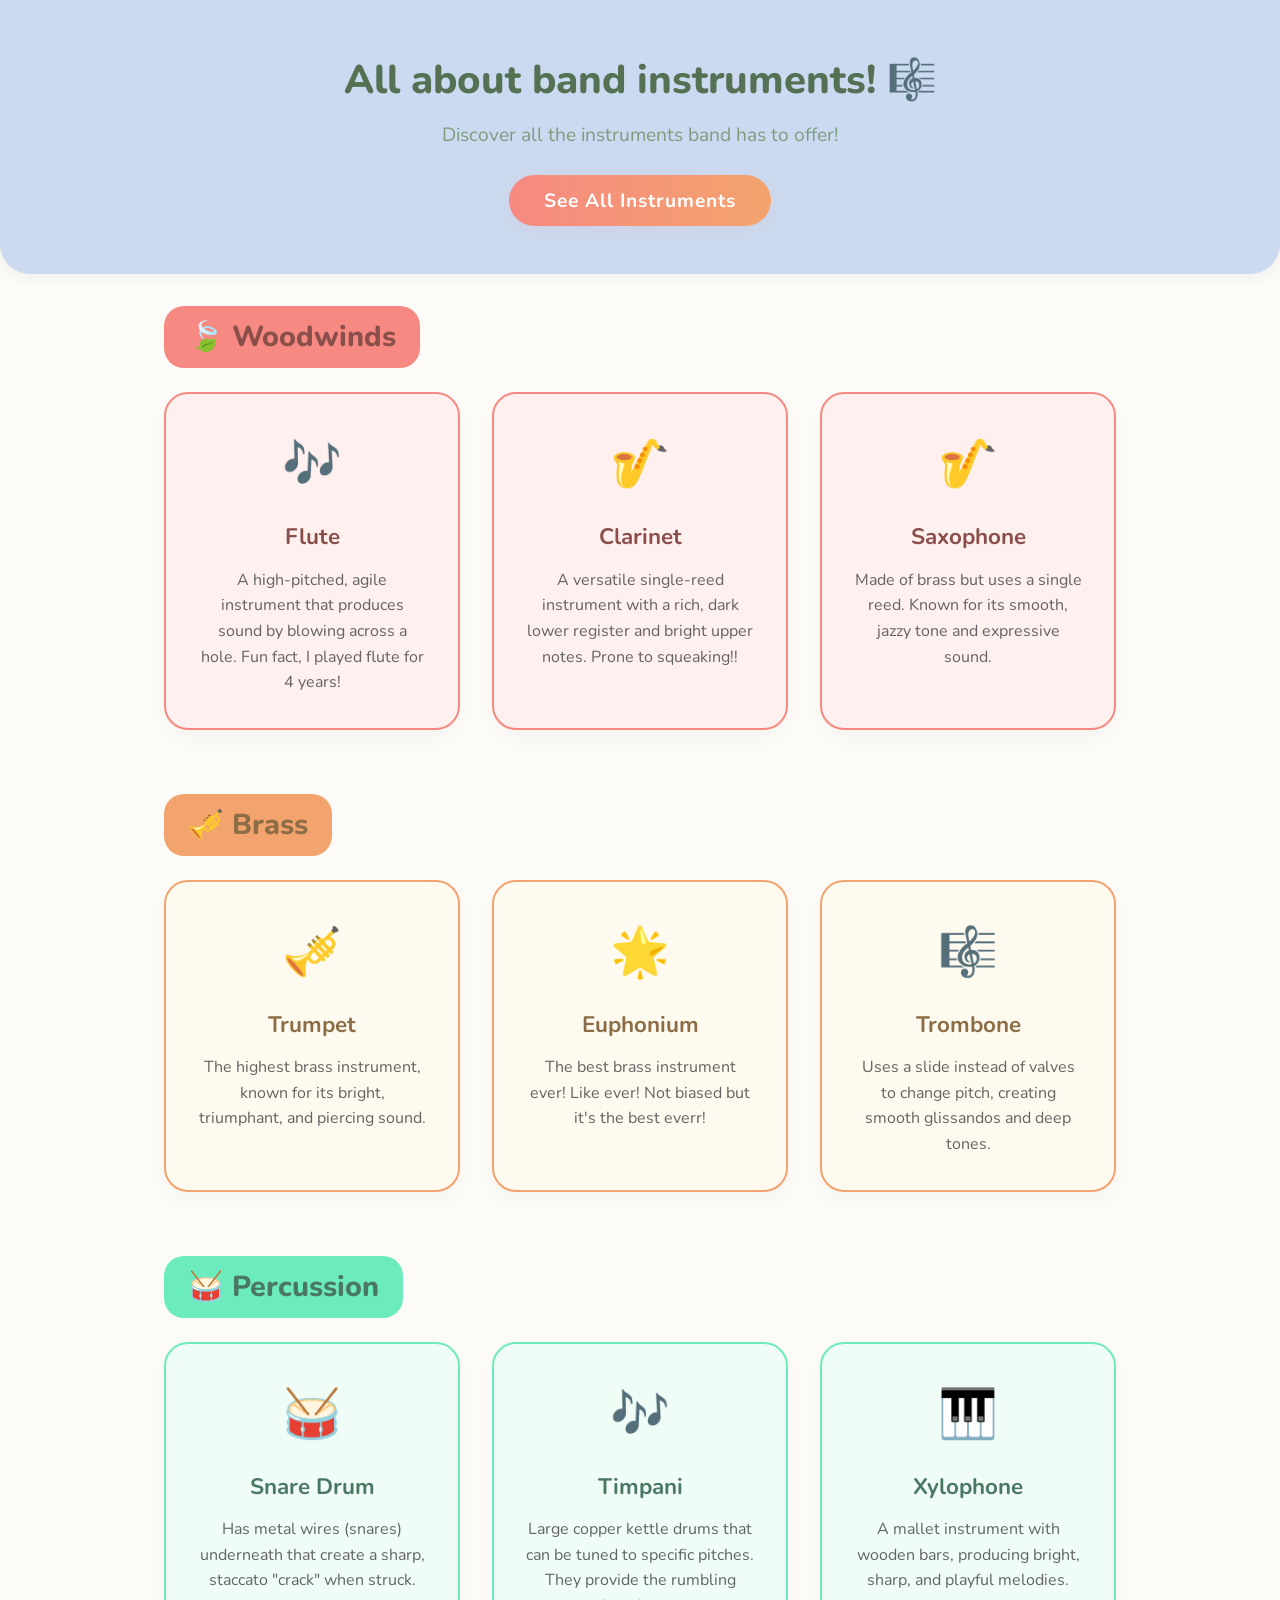
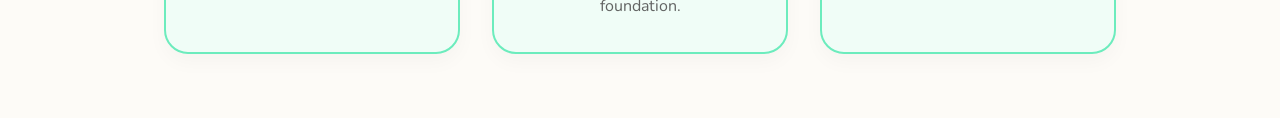
<file: index.html>
<!DOCTYPE html>
<html lang="en">
<head>
    <meta charset="UTF-8">
    <meta name="viewport" content="width=device-width, initial-scale=1.0">
    <title>Concert Band Instruments 🎵</title>
    <link rel="stylesheet" href="style.css">
    <!-- Using Nunito for a cute, rounded font style -->
    <link href="https://fonts.googleapis.com/css2?family=Nunito:wght@400;600;800&display=swap" rel="stylesheet">
</head>
<body>
    <header>
        <h1>All about band instruments! 🎼</h1>
        <p>Discover all the instruments band has to offer!</p>
        <a href="images.html"><button class="cta-button">See All Instruments</button></a>
    </header>

    <main class="container">
        <!-- Woodwinds Section -->
        <section class="category">
            <h2 class="category-title woodwind-title">🍃 Woodwinds</h2>
            <div class="card-grid">
                <div class="card woodwind-card">
                    <div class="icon">🎶</div>
                    <h3>Flute</h3>
                    <p>A high-pitched, agile instrument that produces sound by blowing across a hole. Fun fact, I played flute for 4 years!</p>
                </div>
                <div class="card woodwind-card">
                    <div class="icon">🎷</div>
                    <h3>Clarinet</h3>
                    <p>A versatile single-reed instrument with a rich, dark lower register and bright upper notes. Prone to squeaking!!</p>
                </div>
                <div class="card woodwind-card">
                    <div class="icon">🎷</div>
                    <h3>Saxophone</h3>
                    <p>Made of brass but uses a single reed. Known for its smooth, jazzy tone and expressive sound.</p>
                </div>
            </div>
        </section>

        <!-- Brass Section -->
        <section class="category">
            <h2 class="category-title brass-title">🎺 Brass</h2>
            <div class="card-grid">
                <div class="card brass-card">
                    <div class="icon">🎺</div>
                    <h3>Trumpet</h3>
                    <p>The highest brass instrument, known for its bright, triumphant, and piercing sound.</p>
                </div>
                <div class="card brass-card">
                    <div class="icon">🌟</div>
                    <h3>Euphonium</h3>
                    <p>The best brass instrument ever! Like ever! Not biased but it's the best everr!</p>
                </div>
                <div class="card brass-card">
                    <div class="icon">🎼</div>
                    <h3>Trombone</h3>
                    <p>Uses a slide instead of valves to change pitch, creating smooth glissandos and deep tones.</p>
                </div>
            </div>
        </section>

        <!-- Percussion Section -->
        <section class="category">
            <h2 class="category-title percussion-title">🥁 Percussion</h2>
            <div class="card-grid">
                <div class="card percussion-card">
                    <div class="icon">🥁</div>
                    <h3>Snare Drum</h3>
                    <p>Has metal wires (snares) underneath that create a sharp, staccato "crack" when struck.</p>
                </div>
                <div class="card percussion-card">
                    <div class="icon">🎶</div>
                    <h3>Timpani</h3>
                    <p>Large copper kettle drums that can be tuned to specific pitches. They provide the rumbling foundation.</p>
                </div>
                <div class="card percussion-card">
                    <div class="icon">🎹</div>
                    <h3>Xylophone</h3>
                    <p>A mallet instrument with wooden bars, producing bright, sharp, and playful melodies.</p>
                </div>
            </div>
        </section>
    </main>
</body>
</html>
</file>
<file: style.css>
/* --- Cute CTA Button --- */
.cta-button {
    background: linear-gradient(90deg, #f68981 0%, #f3a36d 100%);
    color: #fff;
    font-family: 'Nunito', sans-serif;
    font-size: 1.2rem;
    font-weight: 700;
    padding: 0.8rem 2.2rem;
    border: none;
    border-radius: 30px;
    box-shadow: 0 4px 16px rgba(246,137,129,0.12);
    cursor: pointer;
    margin-top: 1.5rem;
    transition: background 0.3s, transform 0.2s, box-shadow 0.2s;
    outline: none;
    letter-spacing: 1px;
}

.cta-button:hover, .cta-button:focus {
    background: linear-gradient(90deg, #f3a36d 0%, #f68981 100%);
    transform: translateY(-3px) scale(1.04) rotate(-1deg);
    box-shadow: 0 8px 24px rgba(243,163,109,0.18);
}

/* --- Image Upload Section --- */
.image-upload-section {
    background: #fff0f0;
    border: 2px dashed #f68981;
    border-radius: 20px;
    padding: 2rem;
    margin: 2rem auto;
    max-width: 500px;
    text-align: center;
    box-shadow: 0 2px 10px rgba(246,137,129,0.05);
}
.image-upload-section label {
    font-size: 1.1rem;
    color: #f68981;
    font-weight: 600;
    margin-bottom: 1rem;
    display: block;
}
.image-upload-section input[type="file"] {
    margin: 1rem 0;
}
.image-upload-section button {
    background: #f68981;
    color: #fff;
    border: none;
    border-radius: 20px;
    padding: 0.6rem 1.5rem;
    font-size: 1rem;
    font-family: 'Nunito', sans-serif;
    font-weight: 700;
    cursor: pointer;
    transition: background 0.2s;
}
.image-upload-section button:hover {
    background: #f3a36d;
}
/* --- Base Styles & Variables --- */
:root {
    --bg-color: #fdfbf7;
    --text-color: #4a4a4a;
    
    /* Pastel Palette */
    --woodwind-color: #f68981; /* Pastel Pink/Red */
    --woodwind-bg: #fff0f0;
    
    --brass-color: #f3a36d; /* Pastel Orange/Yellow */
    --brass-bg: #fffaf0;
    
    --percussion-color: #6cecbd; /* Pastel Mint Green */
    --percussion-bg: #f0fdf7;
}

* {
    box-sizing: border-box;
    margin: 0;
    padding: 0;
}

body {
    font-family: 'Nunito', sans-serif;
    background-color: var(--bg-color);
    color: var(--text-color);
    line-height: 1.6;
    font-size: 20px;
}

/* --- Header & Footer --- */
header {
    text-align: center;
    padding: 3rem 1rem;
    background-color: #cbdaf0; /* Cute soft BLUE! */
    border-bottom-left-radius: 30px;
    border-bottom-right-radius: 30px;
    margin-bottom: 2rem;
    box-shadow: 0 4px 15px rgba(0,0,0,0.05);
}

header h1 {
    font-weight: 800;
    color: #557153;
    font-size: 2.5rem;
    margin-bottom: 0.5rem;
}

header p {
    font-size: 1.2rem;
    color: #7d9d7f;
}

footer {
    text-align: center;
    padding: 2rem;
    margin-top: 3rem;
    color: #a0a0a0;
    font-size: 0.9rem;
}

/* --- Layout Container --- */
.container {
    max-width: 1000px;
    margin: 0 auto;
    padding: 0 1.5rem;
}

/* --- Categories --- */
.category {
    margin-bottom: 4rem;
}

.category-title {
    font-size: 1.8rem;
    margin-bottom: 1.5rem;
    font-weight: 800;
    display: inline-block;
    padding: 0.5rem 1.5rem;
    border-radius: 20px;
}

.woodwind-title { background-color: var(--woodwind-color); color: #8a4f4b; }
.brass-title { background-color: var(--brass-color); color: #8c6d46; }
.percussion-title { background-color: var(--percussion-color); color: #4b7865; }

/* --- Grid & Cards --- */
.card-grid {
    display: grid;
    grid-template-columns: repeat(auto-fit, minmax(280px, 1fr));
    gap: 2rem;
}

.card {
    border-radius: 24px;
    padding: 2rem;
    text-align: center;
    transition: transform 0.3s ease, box-shadow 0.3s ease;
    box-shadow: 0 8px 20px rgba(0,0,0,0.03);
    cursor: default;
}

.card:hover {
    transform: translateY(-10px);
    box-shadow: 0 15px 30px rgba(0,0,0,0.08);
}

.icon {
    font-size: 3rem;
    margin-bottom: 1rem;
}

.card h3 {
    font-size: 1.4rem;
    margin-bottom: 0.8rem;
    font-weight: 700;
}

.card p {
    font-size: 1rem;
    opacity: 0.85;
}

/* Card Specific Colors */
.woodwind-card {
    background-color: var(--woodwind-bg);
    border: 2px solid var(--woodwind-color);
}
.woodwind-card h3 { color: #8a4f4b; }

.brass-card {
    background-color: var(--brass-bg);
    border: 2px solid var(--brass-color);
}
.brass-card h3 { color: #8c6d46; }

.percussion-card {
    background-color: var(--percussion-bg);
    border: 2px solid var(--percussion-color);
}
.percussion-card h3 { color: #4b7865; }

/* --- Responsive adjustments --- */
@media (max-width: 600px) {
    header h1 {
        font-size: 2rem;
    }
    .card-grid {
        grid-template-columns: 1fr;
    }
}
</file>
